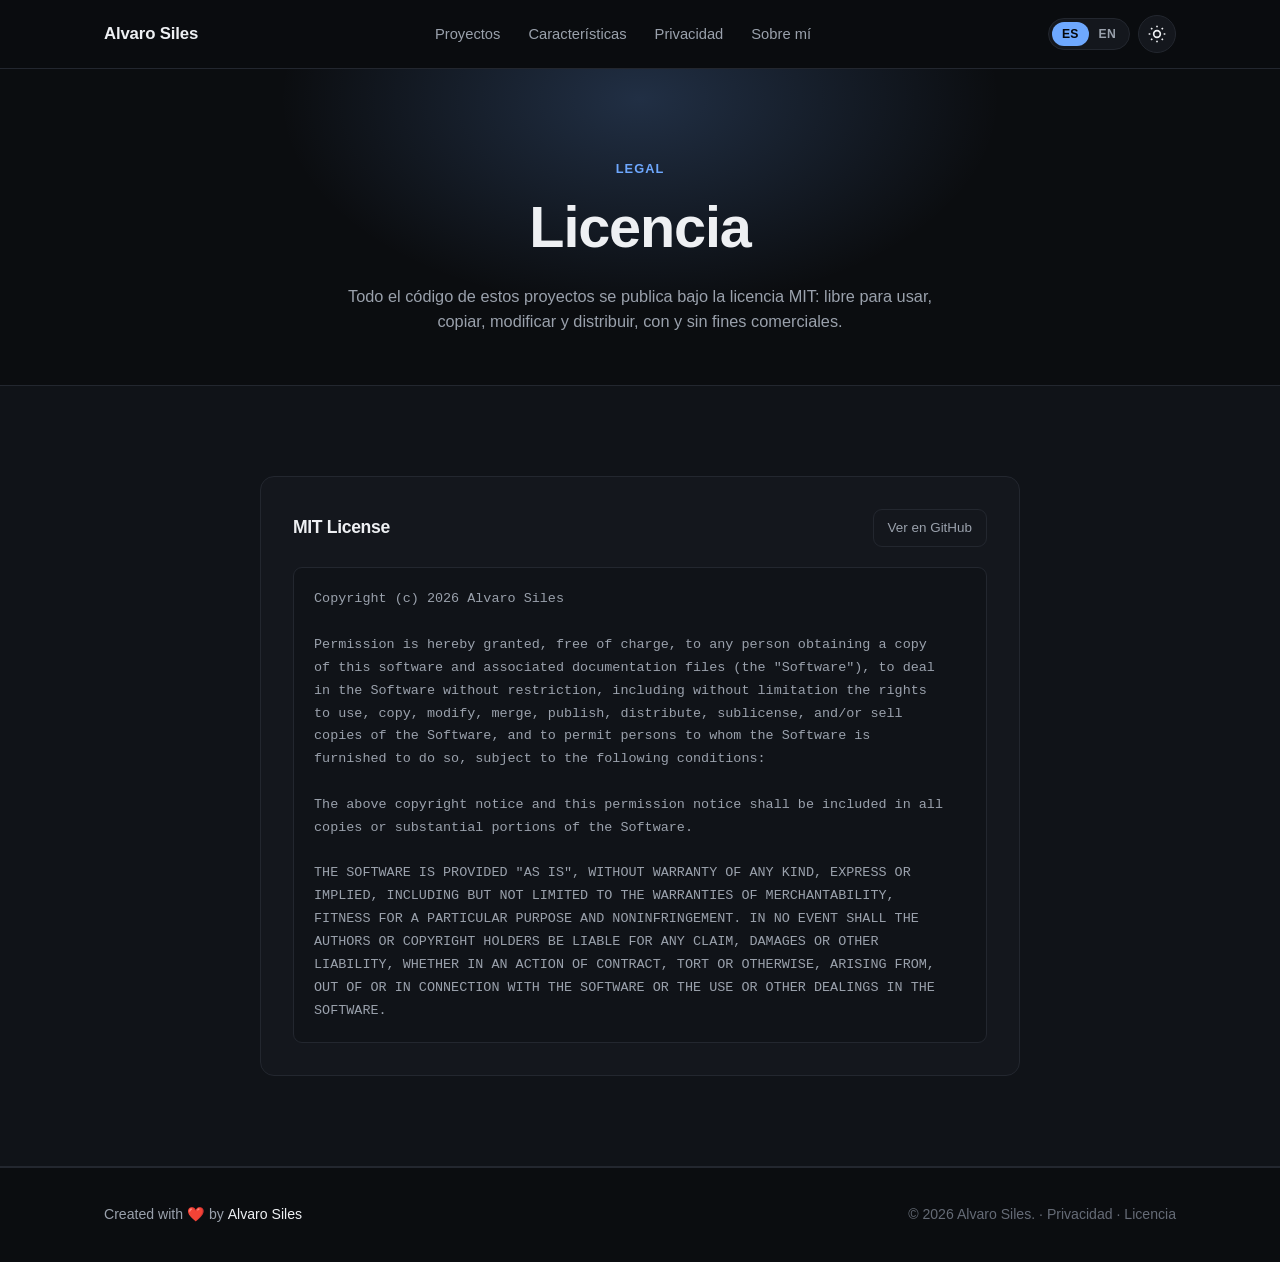
<file: license.html>
<!DOCTYPE html>
<html lang="es">
<head>
  <meta charset="UTF-8">
  <meta name="viewport" content="width=device-width, initial-scale=1.0">
  <title data-i18n="license.meta.title">Licencia — Alvaro Siles</title>
  <meta name="description" data-i18n="license.meta.description" content="Licencia MIT de los proyectos de código abierto de Alvaro Siles.">
  <link rel="icon" href="data:image/svg+xml,<svg xmlns=%22http://www.w3.org/2000/svg%22 viewBox=%220 0 100 100%22><text y=%22.9em%22 font-size=%2290%22>🅰️</text></svg>">
  <link rel="stylesheet" href="style.css">
</head>
<body>

  <!-- ===== Header ===== -->
  <header class="site-header">
    <div class="container header-inner">
      <a href="index.html" class="logo">Alvaro Siles</a>

      <nav class="main-nav" id="main-nav">
        <a href="index.html#proyectos" data-i18n="nav.projects">Proyectos</a>
        <a href="index.html#caracteristicas" data-i18n="nav.features">Características</a>
        <a href="privacy.html" data-i18n="nav.privacy">Privacidad</a>
        <a href="index.html#sobre-mi" data-i18n="nav.about">Sobre mí</a>
      </nav>

      <div class="header-actions">
        <div class="lang-toggle" role="group" aria-label="Language">
          <button type="button" class="lang-btn" data-lang="es">ES</button>
          <button type="button" class="lang-btn" data-lang="en">EN</button>
        </div>
        <button id="theme-toggle" class="icon-btn" aria-label="Cambiar tema" title="Cambiar tema">
          <svg class="icon icon-sun" viewBox="0 0 24 24" fill="none" stroke="currentColor" stroke-width="2"><circle cx="12" cy="12" r="4"/><path d="M12 2v2M12 20v2M4.93 4.93l1.41 1.41M17.66 17.66l1.41 1.41M2 12h2M20 12h2M6.34 17.66l-1.41 1.41M19.07 4.93l-1.41 1.41"/></svg>
          <svg class="icon icon-moon" viewBox="0 0 24 24" fill="none" stroke="currentColor" stroke-width="2"><path d="M21 12.79A9 9 0 1 1 11.21 3 7 7 0 0 0 21 12.79z"/></svg>
        </button>
        <button id="nav-toggle" class="icon-btn nav-toggle" aria-label="Abrir menú" aria-expanded="false">
          <span></span><span></span><span></span>
        </button>
      </div>
    </div>
  </header>

  <main>
    <!-- ===== Hero ===== -->
    <section class="hero policy-hero">
      <div class="container hero-inner">
        <p class="eyebrow reveal" data-i18n="policy.eyebrow">Legal</p>
        <h1 class="reveal" data-i18n="license.title">Licencia</h1>
        <p class="hero-desc reveal" data-i18n="license.desc">
          Todo el código de estos proyectos se publica bajo la licencia MIT: libre para usar,
          copiar, modificar y distribuir, con y sin fines comerciales.
        </p>
      </div>
    </section>

    <!-- ===== Texto de la licencia ===== -->
    <section class="section section-alt">
      <div class="container">
        <div class="license-box reveal">
          <div class="license-box-head">
            <h2>MIT License</h2>
            <a href="https://github.com/alvarosiles/vscode/blob/main/LICENSE" target="_blank" rel="noopener" class="btn btn-ghost btn-sm" data-i18n="license.viewGithub">Ver en GitHub</a>
          </div>
          <pre class="license-text">Copyright (c) 2026 Alvaro Siles

Permission is hereby granted, free of charge, to any person obtaining a copy
of this software and associated documentation files (the "Software"), to deal
in the Software without restriction, including without limitation the rights
to use, copy, modify, merge, publish, distribute, sublicense, and/or sell
copies of the Software, and to permit persons to whom the Software is
furnished to do so, subject to the following conditions:

The above copyright notice and this permission notice shall be included in all
copies or substantial portions of the Software.

THE SOFTWARE IS PROVIDED "AS IS", WITHOUT WARRANTY OF ANY KIND, EXPRESS OR
IMPLIED, INCLUDING BUT NOT LIMITED TO THE WARRANTIES OF MERCHANTABILITY,
FITNESS FOR A PARTICULAR PURPOSE AND NONINFRINGEMENT. IN NO EVENT SHALL THE
AUTHORS OR COPYRIGHT HOLDERS BE LIABLE FOR ANY CLAIM, DAMAGES OR OTHER
LIABILITY, WHETHER IN AN ACTION OF CONTRACT, TORT OR OTHERWISE, ARISING FROM,
OUT OF OR IN CONNECTION WITH THE SOFTWARE OR THE USE OR OTHER DEALINGS IN THE
SOFTWARE.</pre>
        </div>
      </div>
    </section>
  </main>

  <!-- ===== Footer ===== -->
  <footer class="site-footer">
    <div class="container footer-inner">
      <p><span data-i18n="footer.made">Created with</span> <span class="heart">❤️</span> <span data-i18n="footer.by">by</span> <a href="https://alvarosiles.cloud" target="_blank" rel="noopener" class="footer-name">Alvaro Siles</a></p>
      <p class="footer-meta">
        &copy; <span id="year"></span> Alvaro Siles.
        · <a href="privacy.html" data-i18n="nav.privacy">Privacidad</a>
        · <a href="license.html" data-i18n="nav.license">Licencia</a>
      </p>
    </div>
  </footer>

  <script src="script.js"></script>
</body>
</html>
</file>
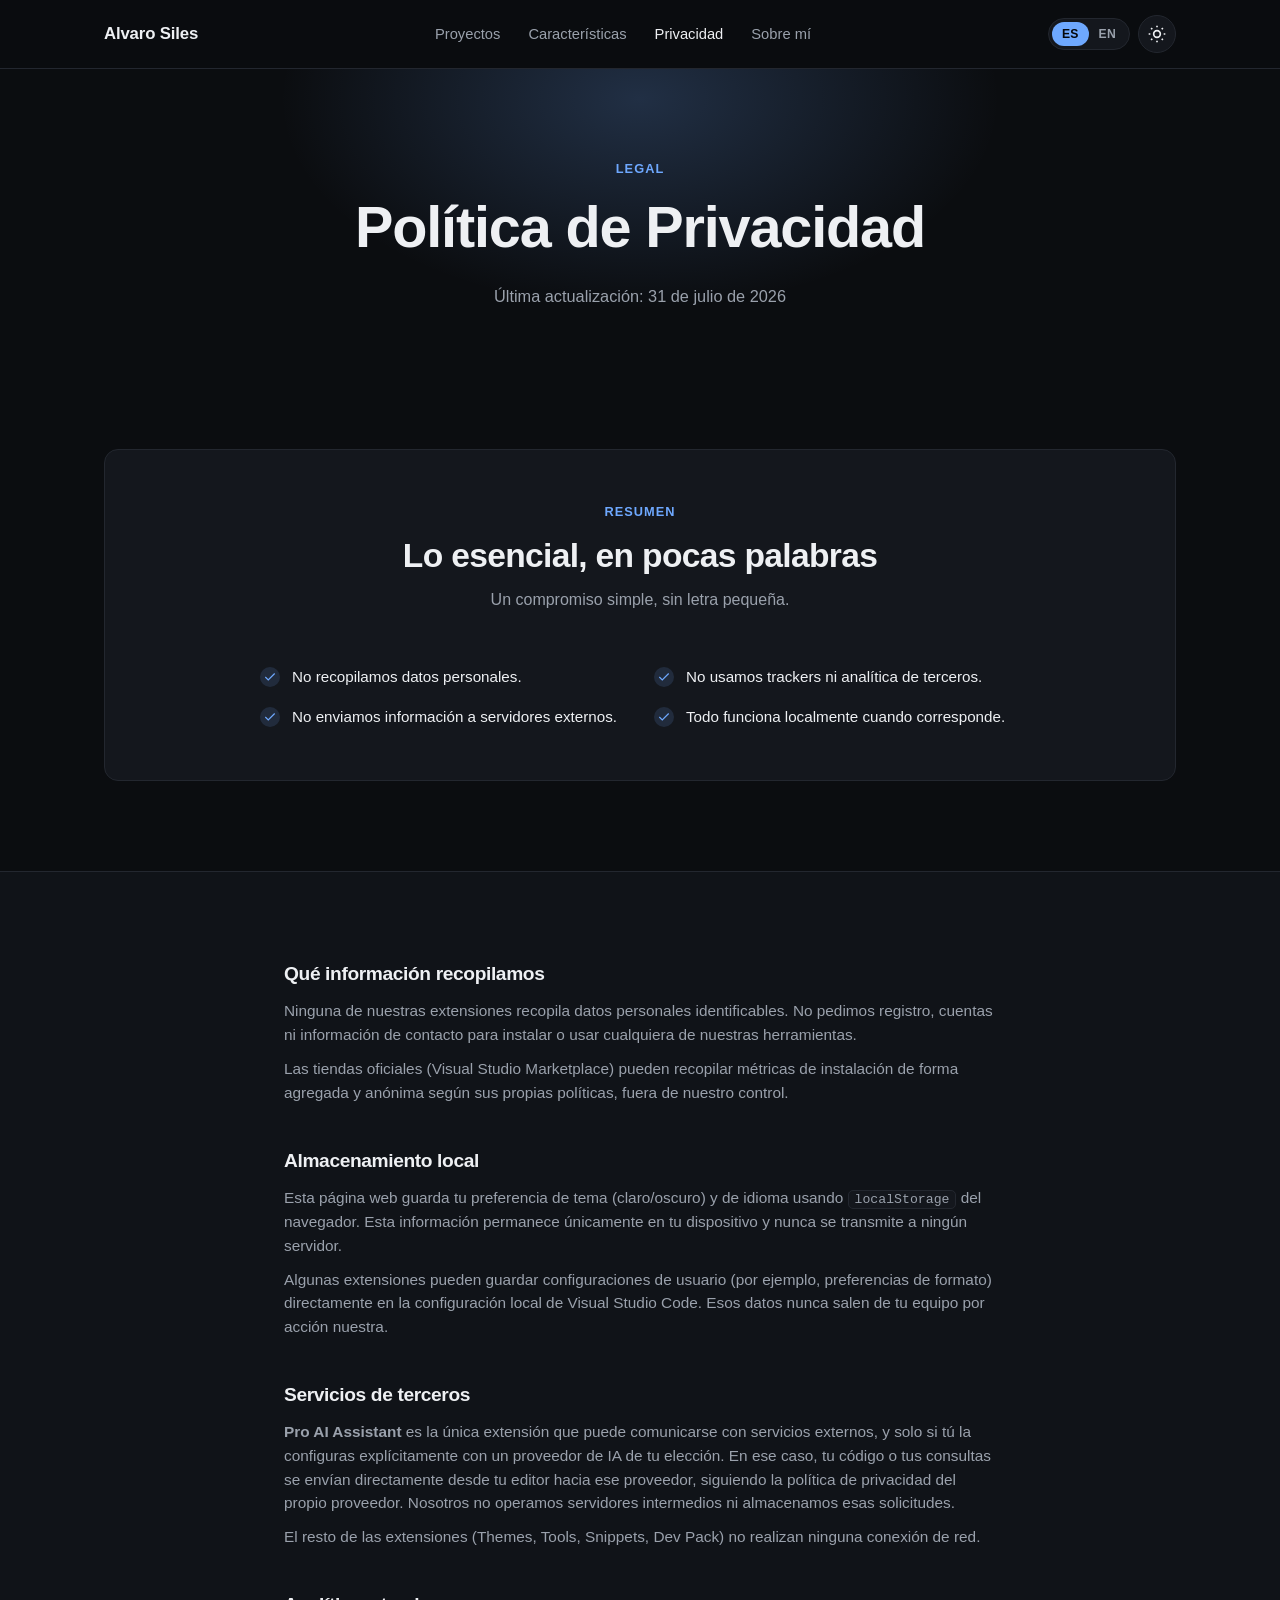
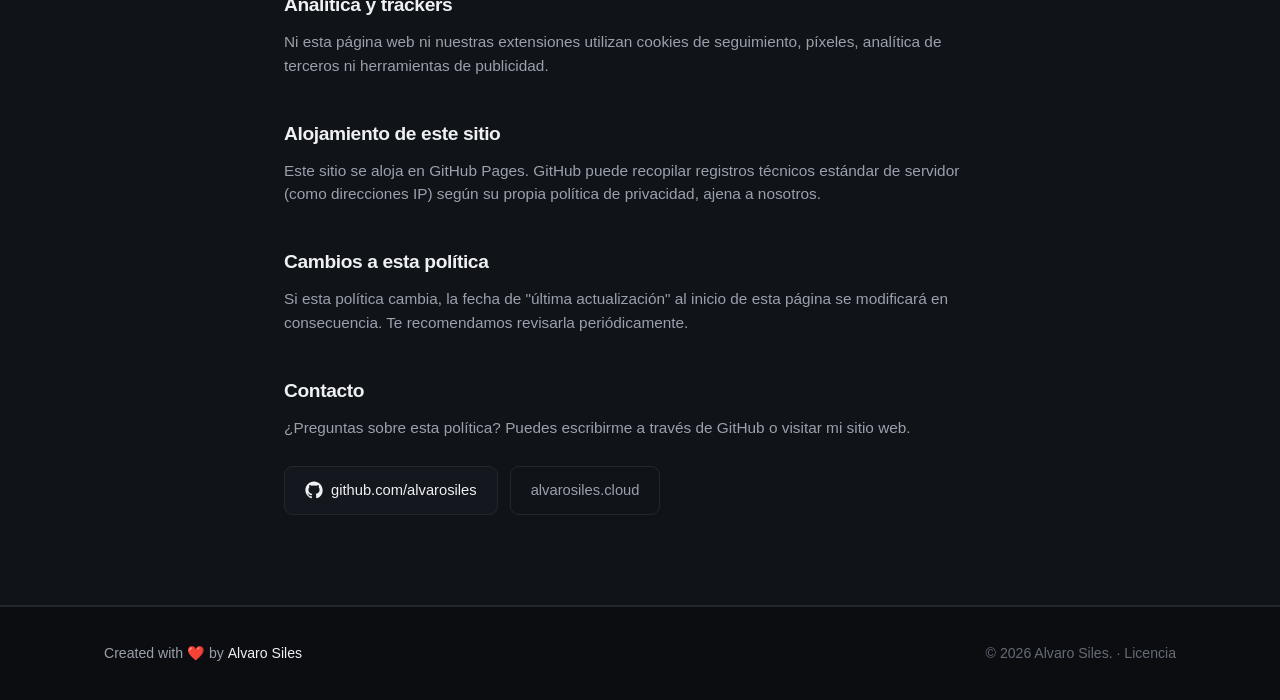
<file: privacy.html>
<!DOCTYPE html>
<html lang="es">
<head>
  <meta charset="UTF-8">
  <meta name="viewport" content="width=device-width, initial-scale=1.0">
  <title data-i18n="meta.title">Política de Privacidad — Alvaro Siles</title>
  <meta name="description" data-i18n="meta.description" content="Política de privacidad de las extensiones de Visual Studio Code creadas por Alvaro Siles.">
  <link rel="icon" href="data:image/svg+xml,<svg xmlns=%22http://www.w3.org/2000/svg%22 viewBox=%220 0 100 100%22><text y=%22.9em%22 font-size=%2290%22>🅰️</text></svg>">
  <link rel="stylesheet" href="style.css">
</head>
<body>

  <!-- ===== Header ===== -->
  <header class="site-header">
    <div class="container header-inner">
      <a href="index.html" class="logo">Alvaro Siles</a>

      <nav class="main-nav" id="main-nav">
        <a href="index.html#proyectos" data-i18n="nav.projects">Proyectos</a>
        <a href="index.html#caracteristicas" data-i18n="nav.features">Características</a>
        <a href="privacy.html" class="is-active" data-i18n="nav.privacy">Privacidad</a>
        <a href="index.html#sobre-mi" data-i18n="nav.about">Sobre mí</a>
      </nav>

      <div class="header-actions">
        <div class="lang-toggle" role="group" aria-label="Language">
          <button type="button" class="lang-btn" data-lang="es">ES</button>
          <button type="button" class="lang-btn" data-lang="en">EN</button>
        </div>
        <button id="theme-toggle" class="icon-btn" aria-label="Cambiar tema" title="Cambiar tema">
          <svg class="icon icon-sun" viewBox="0 0 24 24" fill="none" stroke="currentColor" stroke-width="2"><circle cx="12" cy="12" r="4"/><path d="M12 2v2M12 20v2M4.93 4.93l1.41 1.41M17.66 17.66l1.41 1.41M2 12h2M20 12h2M6.34 17.66l-1.41 1.41M19.07 4.93l-1.41 1.41"/></svg>
          <svg class="icon icon-moon" viewBox="0 0 24 24" fill="none" stroke="currentColor" stroke-width="2"><path d="M21 12.79A9 9 0 1 1 11.21 3 7 7 0 0 0 21 12.79z"/></svg>
        </button>
        <button id="nav-toggle" class="icon-btn nav-toggle" aria-label="Abrir menú" aria-expanded="false">
          <span></span><span></span><span></span>
        </button>
      </div>
    </div>
  </header>

  <main>
    <!-- ===== Hero ===== -->
    <section class="hero policy-hero">
      <div class="container hero-inner">
        <p class="eyebrow reveal" data-i18n="policy.eyebrow">Legal</p>
        <h1 class="reveal" data-i18n="policy.title">Política de Privacidad</h1>
        <p class="hero-desc reveal" data-i18n="policy.updated">Última actualización: 31 de julio de 2026</p>
      </div>
    </section>

    <!-- ===== Resumen ===== -->
    <section class="section" id="resumen">
      <div class="container">
        <div class="privacy-box reveal">
          <div class="section-head">
            <p class="eyebrow" data-i18n="summary.eyebrow">Resumen</p>
            <h2 data-i18n="summary.title">Lo esencial, en pocas palabras</h2>
            <p class="section-desc" data-i18n="summary.desc">Un compromiso simple, sin letra pequeña.</p>
          </div>

          <ul class="privacy-list">
            <li>
              <svg viewBox="0 0 24 24" fill="none" stroke="currentColor" stroke-width="2"><path d="M20 6 9 17l-5-5"/></svg>
              <span data-i18n="summary.item1">No recopilamos datos personales.</span>
            </li>
            <li>
              <svg viewBox="0 0 24 24" fill="none" stroke="currentColor" stroke-width="2"><path d="M20 6 9 17l-5-5"/></svg>
              <span data-i18n="summary.item2">No usamos trackers ni analítica de terceros.</span>
            </li>
            <li>
              <svg viewBox="0 0 24 24" fill="none" stroke="currentColor" stroke-width="2"><path d="M20 6 9 17l-5-5"/></svg>
              <span data-i18n="summary.item3">No enviamos información a servidores externos.</span>
            </li>
            <li>
              <svg viewBox="0 0 24 24" fill="none" stroke="currentColor" stroke-width="2"><path d="M20 6 9 17l-5-5"/></svg>
              <span data-i18n="summary.item4">Todo funciona localmente cuando corresponde.</span>
            </li>
          </ul>
        </div>
      </div>
    </section>

    <!-- ===== Contenido detallado ===== -->
    <section class="section section-alt">
      <div class="container policy-content">

        <article class="policy-block reveal">
          <h2 data-i18n="collect.title">Qué información recopilamos</h2>
          <p data-i18n="collect.p1">Ninguna de nuestras extensiones recopila datos personales identificables. No pedimos registro, cuentas ni información de contacto para instalar o usar cualquiera de nuestras herramientas.</p>
          <p data-i18n="collect.p2">Las tiendas oficiales (Visual Studio Marketplace) pueden recopilar métricas de instalación de forma agregada y anónima según sus propias políticas, fuera de nuestro control.</p>
        </article>

        <article class="policy-block reveal">
          <h2 data-i18n="storage.title">Almacenamiento local</h2>
          <p data-i18n="storage.p1">Esta página web guarda tu preferencia de tema (claro/oscuro) y de idioma usando <code>localStorage</code> del navegador. Esta información permanece únicamente en tu dispositivo y nunca se transmite a ningún servidor.</p>
          <p data-i18n="storage.p2">Algunas extensiones pueden guardar configuraciones de usuario (por ejemplo, preferencias de formato) directamente en la configuración local de Visual Studio Code. Esos datos nunca salen de tu equipo por acción nuestra.</p>
        </article>

        <article class="policy-block reveal">
          <h2 data-i18n="third.title">Servicios de terceros</h2>
          <p data-i18n="third.p1"><strong>Pro AI Assistant</strong> es la única extensión que puede comunicarse con servicios externos, y solo si tú la configuras explícitamente con un proveedor de IA de tu elección. En ese caso, tu código o tus consultas se envían directamente desde tu editor hacia ese proveedor, siguiendo la política de privacidad del propio proveedor. Nosotros no operamos servidores intermedios ni almacenamos esas solicitudes.</p>
          <p data-i18n="third.p2">El resto de las extensiones (Themes, Tools, Snippets, Dev Pack) no realizan ninguna conexión de red.</p>
        </article>

        <article class="policy-block reveal">
          <h2 data-i18n="analytics.title">Analítica y trackers</h2>
          <p data-i18n="analytics.p1">Ni esta página web ni nuestras extensiones utilizan cookies de seguimiento, píxeles, analítica de terceros ni herramientas de publicidad.</p>
        </article>

        <article class="policy-block reveal">
          <h2 data-i18n="hosting.title">Alojamiento de este sitio</h2>
          <p data-i18n="hosting.p1">Este sitio se aloja en GitHub Pages. GitHub puede recopilar registros técnicos estándar de servidor (como direcciones IP) según su propia política de privacidad, ajena a nosotros.</p>
        </article>

        <article class="policy-block reveal">
          <h2 data-i18n="changes.title">Cambios a esta política</h2>
          <p data-i18n="changes.p1">Si esta política cambia, la fecha de "última actualización" al inicio de esta página se modificará en consecuencia. Te recomendamos revisarla periódicamente.</p>
        </article>

        <article class="policy-block reveal">
          <h2 data-i18n="contact.title">Contacto</h2>
          <p data-i18n="contact.p1">¿Preguntas sobre esta política? Puedes escribirme a través de GitHub o visitar mi sitio web.</p>
          <div class="about-links">
            <a href="https://github.com/alvarosiles" target="_blank" rel="noopener" class="btn btn-secondary">
              <svg class="btn-icon" viewBox="0 0 24 24" fill="currentColor"><path d="M12 .5C5.65.5.5 5.65.5 12c0 5.09 3.29 9.4 7.86 10.93.57.1.78-.25.78-.55 0-.27-.01-1.17-.02-2.12-3.2.7-3.88-1.36-3.88-1.36-.52-1.34-1.28-1.69-1.28-1.69-1.04-.72.08-.7.08-.7 1.15.08 1.76 1.19 1.76 1.19 1.03 1.76 2.7 1.25 3.36.96.1-.75.4-1.25.73-1.54-2.56-.29-5.25-1.28-5.25-5.7 0-1.26.45-2.29 1.19-3.09-.12-.29-.52-1.47.11-3.06 0 0 .97-.31 3.18 1.18a11.1 11.1 0 0 1 5.79 0c2.2-1.49 3.17-1.18 3.17-1.18.64 1.59.24 2.77.12 3.06.74.8 1.18 1.83 1.18 3.09 0 4.43-2.7 5.4-5.27 5.69.42.36.78 1.07.78 2.15 0 1.55-.01 2.8-.01 3.18 0 .3.2.66.79.55A10.53 10.53 0 0 0 23.5 12c0-6.35-5.15-11.5-11.5-11.5z"/></svg>
              github.com/alvarosiles
            </a>
            <a href="https://alvarosiles.cloud" target="_blank" rel="noopener" class="btn btn-ghost">
              alvarosiles.cloud
            </a>
          </div>
        </article>

      </div>
    </section>
  </main>

  <!-- ===== Footer ===== -->
  <footer class="site-footer">
    <div class="container footer-inner">
      <p><span data-i18n="footer.made">Created with</span> <span class="heart">❤️</span> <span data-i18n="footer.by">by</span> <a href="https://alvarosiles.cloud" target="_blank" rel="noopener" class="footer-name">Alvaro Siles</a></p>
      <p class="footer-meta">
        &copy; <span id="year"></span> Alvaro Siles.
        · <a href="license.html" data-i18n="nav.license">Licencia</a>
      </p>
    </div>
  </footer>

  <script src="script.js"></script>
</body>
</html>
</file>
<file: style.css>
/* =========================================================
   Álvaro Siles — Landing page styles
   Dark theme by default, optional light theme via [data-theme="light"]
   ========================================================= */

:root {
  --bg: #0b0d10;
  --bg-alt: #101318;
  --surface: #14171d;
  --surface-hover: #191d24;
  --border: #23272f;
  --text: #eef0f3;
  --text-muted: #9aa1ac;
  --text-faint: #656b76;
  --accent: #6ea8fe;
  --accent-strong: #8fbcff;
  --accent-contrast: #05070a;
  --radius: 14px;
  --radius-sm: 9px;
  --shadow: 0 10px 30px rgba(0, 0, 0, 0.35);
  --max-width: 1120px;
  --ease: cubic-bezier(0.22, 1, 0.36, 1);
}

[data-theme="light"] {
  --bg: #fbfbfc;
  --bg-alt: #f2f3f5;
  --surface: #ffffff;
  --surface-hover: #f5f6f8;
  --border: #e3e5e9;
  --text: #14171d;
  --text-muted: #565c66;
  --text-faint: #8b909a;
  --accent: #2f6fed;
  --accent-strong: #1f57c9;
  --accent-contrast: #ffffff;
  --shadow: 0 10px 30px rgba(20, 23, 29, 0.08);
}

/* ---------- Reset ---------- */
* { box-sizing: border-box; }
html {
  scroll-behavior: smooth;
  scroll-padding-top: 88px;
}

body {
  margin: 0;
  background: var(--bg);
  color: var(--text);
  font-family: -apple-system, BlinkMacSystemFont, "Segoe UI", Inter, Roboto, Helvetica, Arial, sans-serif;
  line-height: 1.55;
  -webkit-font-smoothing: antialiased;
  transition: background-color .3s var(--ease), color .3s var(--ease);
}

img, svg { display: block; max-width: 100%; }
a { color: inherit; text-decoration: none; }
ul { margin: 0; padding: 0; list-style: none; }
h1, h2, h3 { margin: 0; line-height: 1.2; letter-spacing: -0.02em; }
p { margin: 0; }

.container {
  max-width: var(--max-width);
  margin: 0 auto;
  padding: 0 24px;
}

.icon {
  width: 20px;
  height: 20px;
}

/* ---------- Header ---------- */
.site-header {
  position: sticky;
  top: 0;
  z-index: 100;
  background: color-mix(in srgb, var(--bg) 85%, transparent);
  backdrop-filter: blur(10px);
  border-bottom: 1px solid var(--border);
}

.header-inner {
  display: flex;
  align-items: center;
  justify-content: space-between;
  height: 68px;
}

.logo {
  font-weight: 600;
  font-size: 1.05rem;
  letter-spacing: -0.01em;
}

.main-nav {
  display: flex;
  align-items: center;
  gap: 28px;
}

.main-nav a {
  font-size: 0.92rem;
  color: var(--text-muted);
  transition: color .2s var(--ease);
}

.main-nav a:hover { color: var(--text); }

.main-nav a.is-active { color: var(--text); }

.header-actions {
  display: flex;
  align-items: center;
  gap: 8px;
}

/* ---------- Language toggle ---------- */
.lang-toggle {
  display: flex;
  align-items: center;
  padding: 3px;
  border: 1px solid var(--border);
  border-radius: 999px;
  background: var(--surface);
}

.lang-btn {
  border: none;
  background: transparent;
  color: var(--text-muted);
  font-size: 0.76rem;
  font-weight: 600;
  letter-spacing: 0.02em;
  padding: 5px 10px;
  border-radius: 999px;
  cursor: pointer;
  transition: background-color .2s var(--ease), color .2s var(--ease);
}

.lang-btn:hover { color: var(--text); }

.lang-btn.is-active {
  background: var(--accent);
  color: var(--accent-contrast);
}

.icon-btn {
  display: inline-flex;
  align-items: center;
  justify-content: center;
  width: 38px;
  height: 38px;
  border-radius: 999px;
  border: 1px solid var(--border);
  background: var(--surface);
  color: var(--text);
  cursor: pointer;
  transition: background-color .2s var(--ease), transform .15s var(--ease);
}

.icon-btn:hover { background: var(--surface-hover); }
.icon-btn:active { transform: scale(0.94); }

.icon-moon { display: none; }
[data-theme="light"] .icon-sun { display: none; }
[data-theme="light"] .icon-moon { display: block; }

.nav-toggle {
  display: none;
  flex-direction: column;
  gap: 4px;
  padding: 0;
}

.nav-toggle span {
  width: 16px;
  height: 2px;
  background: var(--text);
  border-radius: 2px;
  transition: transform .25s var(--ease), opacity .25s var(--ease);
}

/* ---------- Buttons ---------- */
.btn {
  display: inline-flex;
  align-items: center;
  justify-content: center;
  gap: 8px;
  padding: 12px 20px;
  border-radius: var(--radius-sm);
  font-size: 0.92rem;
  font-weight: 500;
  border: 1px solid transparent;
  cursor: pointer;
  transition: transform .15s var(--ease), background-color .2s var(--ease), border-color .2s var(--ease), opacity .2s var(--ease);
  white-space: nowrap;
}

.btn:hover { transform: translateY(-1px); }
.btn:active { transform: translateY(0); }

.btn-icon { width: 18px; height: 18px; }

.btn-primary {
  background: var(--accent);
  color: var(--accent-contrast);
}
.btn-primary:hover { background: var(--accent-strong); }

.btn-secondary {
  background: var(--surface);
  border-color: var(--border);
  color: var(--text);
}
.btn-secondary:hover { background: var(--surface-hover); }

.btn-ghost {
  background: transparent;
  color: var(--text-muted);
  border-color: var(--border);
}
.btn-ghost:hover { color: var(--text); border-color: var(--text-faint); }

.btn-block { width: 100%; }

/* ---------- Hero ---------- */
.hero {
  padding: 120px 0 90px;
  text-align: center;
  position: relative;
  overflow: hidden;
}

.hero::before {
  content: "";
  position: absolute;
  top: -180px;
  left: 50%;
  translate: -50% 0;
  width: 720px;
  height: 420px;
  background: radial-gradient(closest-side, color-mix(in srgb, var(--accent) 22%, transparent), transparent);
  pointer-events: none;
}

.hero-inner { position: relative; }

.eyebrow {
  font-size: 0.8rem;
  font-weight: 600;
  text-transform: uppercase;
  letter-spacing: 0.08em;
  color: var(--accent);
  margin-bottom: 14px;
}

.hero h1 {
  font-size: clamp(2.4rem, 6vw, 3.6rem);
  font-weight: 700;
}

.hero-subtitle {
  margin-top: 14px;
  font-size: clamp(1.1rem, 2.6vw, 1.4rem);
  font-weight: 500;
  color: var(--text-muted);
}

.hero-desc {
  margin: 22px auto 0;
  max-width: 620px;
  color: var(--text-muted);
  font-size: 1.02rem;
}

.hero-actions {
  margin-top: 36px;
  display: flex;
  align-items: center;
  justify-content: center;
  gap: 12px;
  flex-wrap: wrap;
}

/* ---------- Sections ---------- */
.section {
  padding: 90px 0;
}

.section-alt {
  background: var(--bg-alt);
  border-top: 1px solid var(--border);
  border-bottom: 1px solid var(--border);
}

.section-head {
  text-align: center;
  max-width: 560px;
  margin: 0 auto 52px;
}

.section-head h2 {
  font-size: clamp(1.6rem, 3.4vw, 2.1rem);
  font-weight: 650;
}

.section-desc {
  margin-top: 12px;
  color: var(--text-muted);
  font-size: 1rem;
}

/* ---------- Project cards ---------- */
.project-grid {
  display: grid;
  grid-template-columns: repeat(auto-fit, minmax(300px, 1fr));
  gap: 24px;
}

.project-card {
  background: var(--surface);
  border: 1px solid var(--border);
  border-radius: var(--radius);
  overflow: hidden;
  display: flex;
  flex-direction: column;
  transition: transform .25s var(--ease), border-color .25s var(--ease), box-shadow .25s var(--ease);
}

.project-card:hover {
  transform: translateY(-4px);
  border-color: color-mix(in srgb, var(--accent) 40%, var(--border));
  box-shadow: var(--shadow);
}

.project-preview {
  height: 140px;
  display: flex;
  flex-direction: column;
  align-items: center;
  justify-content: center;
  gap: 10px;
  color: color-mix(in srgb, var(--text) 55%, transparent);
  background:
    linear-gradient(160deg, color-mix(in srgb, var(--accent) 16%, transparent), transparent 60%),
    var(--bg-alt);
  border-bottom: 1px solid var(--border);
}

.project-preview svg {
  width: 34px;
  height: 34px;
}

.preview-label {
  font-size: 0.72rem;
  color: var(--text-faint);
  text-transform: uppercase;
  letter-spacing: 0.06em;
}

.project-body {
  padding: 22px;
  display: flex;
  flex-direction: column;
  gap: 14px;
  flex: 1;
}

.project-body h3 {
  font-size: 1.1rem;
  font-weight: 600;
}

.project-desc {
  color: var(--text-muted);
  font-size: 0.92rem;
}

.project-features {
  display: flex;
  flex-direction: column;
  gap: 7px;
  font-size: 0.86rem;
  color: var(--text-muted);
  flex: 1;
}

.project-features li {
  padding-left: 18px;
  position: relative;
}

.project-features li::before {
  content: "";
  position: absolute;
  left: 0;
  top: 8px;
  width: 6px;
  height: 6px;
  border-radius: 999px;
  background: var(--accent);
}

/* ---------- Feature cards ---------- */
.feature-grid {
  display: grid;
  grid-template-columns: repeat(auto-fit, minmax(240px, 1fr));
  gap: 20px;
}

.feature-card {
  background: var(--surface);
  border: 1px solid var(--border);
  border-radius: var(--radius);
  padding: 26px;
  transition: transform .25s var(--ease), border-color .25s var(--ease);
}

.feature-card:hover {
  transform: translateY(-3px);
  border-color: color-mix(in srgb, var(--accent) 35%, var(--border));
}

.feature-icon {
  width: 42px;
  height: 42px;
  border-radius: 10px;
  display: flex;
  align-items: center;
  justify-content: center;
  background: color-mix(in srgb, var(--accent) 14%, transparent);
  color: var(--accent);
  margin-bottom: 16px;
}

.feature-icon svg { width: 22px; height: 22px; }

.feature-card h3 {
  font-size: 1.02rem;
  font-weight: 600;
  margin-bottom: 8px;
}

.feature-card p {
  color: var(--text-muted);
  font-size: 0.92rem;
}

/* ---------- Privacy ---------- */
.privacy-box {
  background: var(--surface);
  border: 1px solid var(--border);
  border-radius: var(--radius);
  padding: 52px 32px;
}

.privacy-list {
  display: grid;
  grid-template-columns: repeat(auto-fit, minmax(240px, 1fr));
  gap: 16px 28px;
  max-width: 760px;
  margin: 0 auto;
}

.privacy-list li {
  display: flex;
  align-items: center;
  gap: 12px;
  font-size: 0.95rem;
  color: var(--text);
}

.privacy-cta {
  margin-top: 32px;
  text-align: center;
}

.privacy-list svg {
  flex-shrink: 0;
  width: 20px;
  height: 20px;
  padding: 3px;
  border-radius: 999px;
  color: var(--accent);
  background: color-mix(in srgb, var(--accent) 14%, transparent);
}

/* ---------- About ---------- */
.about-inner {
  display: flex;
  align-items: center;
  gap: 48px;
}

.about-avatar-link {
  flex-shrink: 0;
  display: block;
  border-radius: 999px;
  transition: transform .25s var(--ease);
}

.about-avatar-link:hover { transform: translateY(-2px); }

.about-avatar {
  width: 120px;
  height: 120px;
  border-radius: 999px;
  object-fit: cover;
  border: 1px solid var(--border);
  box-shadow: var(--shadow);
}

.about-content h2 a {
  color: var(--accent);
  text-decoration: none;
}
.about-content h2 a:hover { text-decoration: underline; }

.about-content { flex: 1; }
.about-content .section-desc { margin-top: 14px; max-width: 560px; }

.about-links {
  margin-top: 26px;
  display: flex;
  gap: 12px;
  flex-wrap: wrap;
}

/* ---------- Policy page ---------- */
.policy-hero {
  padding: 90px 0 50px;
}

.policy-content {
  display: flex;
  flex-direction: column;
  gap: 44px;
  max-width: 760px;
}

.policy-block h2 {
  font-size: 1.2rem;
  font-weight: 650;
  margin-bottom: 14px;
}

.policy-block p {
  color: var(--text-muted);
  font-size: 0.96rem;
  margin-bottom: 10px;
}

.policy-block p:last-child { margin-bottom: 0; }

.policy-block code {
  background: var(--surface);
  border: 1px solid var(--border);
  border-radius: 5px;
  padding: 1px 6px;
  font-size: 0.86em;
  font-family: ui-monospace, SFMono-Regular, Menlo, Consolas, monospace;
}

/* ---------- License page ---------- */
.license-box {
  background: var(--surface);
  border: 1px solid var(--border);
  border-radius: var(--radius);
  padding: 32px;
  max-width: 760px;
  margin: 0 auto;
}

.license-box-head {
  display: flex;
  align-items: center;
  justify-content: space-between;
  gap: 16px;
  flex-wrap: wrap;
  margin-bottom: 20px;
}

.license-box-head h2 {
  font-size: 1.1rem;
  font-weight: 650;
}

.btn-sm {
  padding: 8px 14px;
  font-size: 0.84rem;
}

.license-text {
  margin: 0;
  padding: 20px;
  background: var(--bg-alt);
  border: 1px solid var(--border);
  border-radius: var(--radius-sm);
  color: var(--text-muted);
  font-family: ui-monospace, SFMono-Regular, Menlo, Consolas, monospace;
  font-size: 0.84rem;
  line-height: 1.7;
  white-space: pre-wrap;
  overflow-x: auto;
}

/* ---------- Footer ---------- */
.site-footer {
  padding: 36px 0;
  border-top: 1px solid var(--border);
}

.footer-inner {
  display: flex;
  align-items: center;
  justify-content: space-between;
  flex-wrap: wrap;
  gap: 8px;
  color: var(--text-muted);
  font-size: 0.88rem;
}

.heart { display: inline-block; }

.footer-name {
  color: var(--text);
  font-weight: 500;
}
.footer-name:hover { color: var(--accent); text-decoration: underline; }

.footer-meta { color: var(--text-faint); }
.footer-meta a:hover { color: var(--text); text-decoration: underline; }

/* ---------- Scroll reveal ---------- */
.reveal {
  opacity: 0;
  transform: translateY(16px);
  transition: opacity .6s var(--ease), transform .6s var(--ease);
}

.reveal.is-visible {
  opacity: 1;
  transform: translateY(0);
}

@media (prefers-reduced-motion: reduce) {
  html { scroll-behavior: auto; }
  .reveal { opacity: 1; transform: none; transition: none; }
  .btn, .project-card, .feature-card { transition: none; }
}

/* ---------- Responsive ---------- */
@media (max-width: 860px) {
  .about-inner { flex-direction: column; text-align: center; }
  .about-links { justify-content: center; }
}

@media (max-width: 900px) {
  .main-nav {
    position: absolute;
    top: 68px;
    left: 0;
    right: 0;
    flex-direction: column;
    align-items: flex-start;
    gap: 0;
    background: var(--bg);
    border-bottom: 1px solid var(--border);
    max-height: 0;
    overflow: hidden;
    transition: max-height .3s var(--ease);
  }

  .main-nav.is-open { max-height: 320px; }

  .main-nav a {
    width: 100%;
    padding: 14px 24px;
    border-top: 1px solid var(--border);
  }

  .nav-toggle { display: flex; }

  .nav-toggle.is-open span:nth-child(1) { transform: translateY(6px) rotate(45deg); }
  .nav-toggle.is-open span:nth-child(2) { opacity: 0; }
  .nav-toggle.is-open span:nth-child(3) { transform: translateY(-6px) rotate(-45deg); }

  .hero { padding: 90px 0 64px; }
  .section { padding: 64px 0; }
}

@media (max-width: 480px) {
  .hero-actions { flex-direction: column; align-items: stretch; }
  .btn { width: 100%; }
  .footer-inner { flex-direction: column; text-align: center; }
}
</file>
